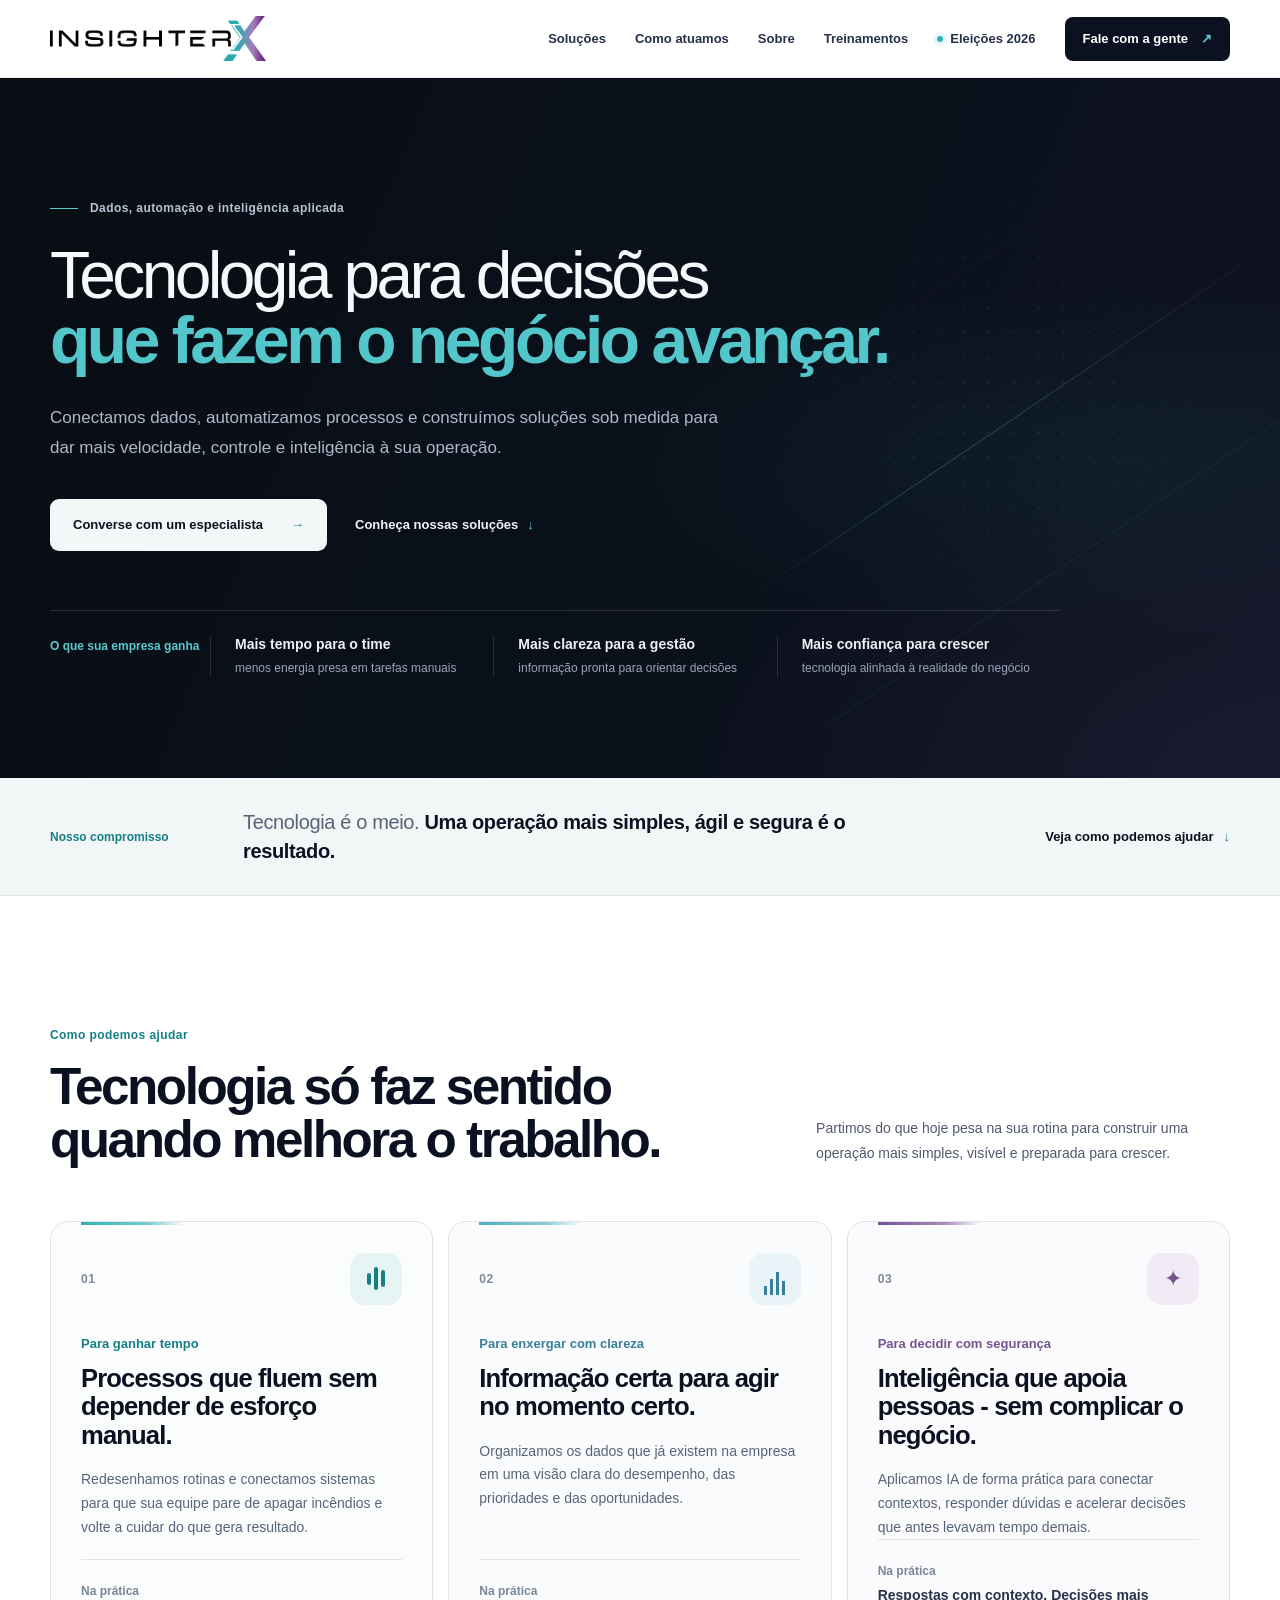
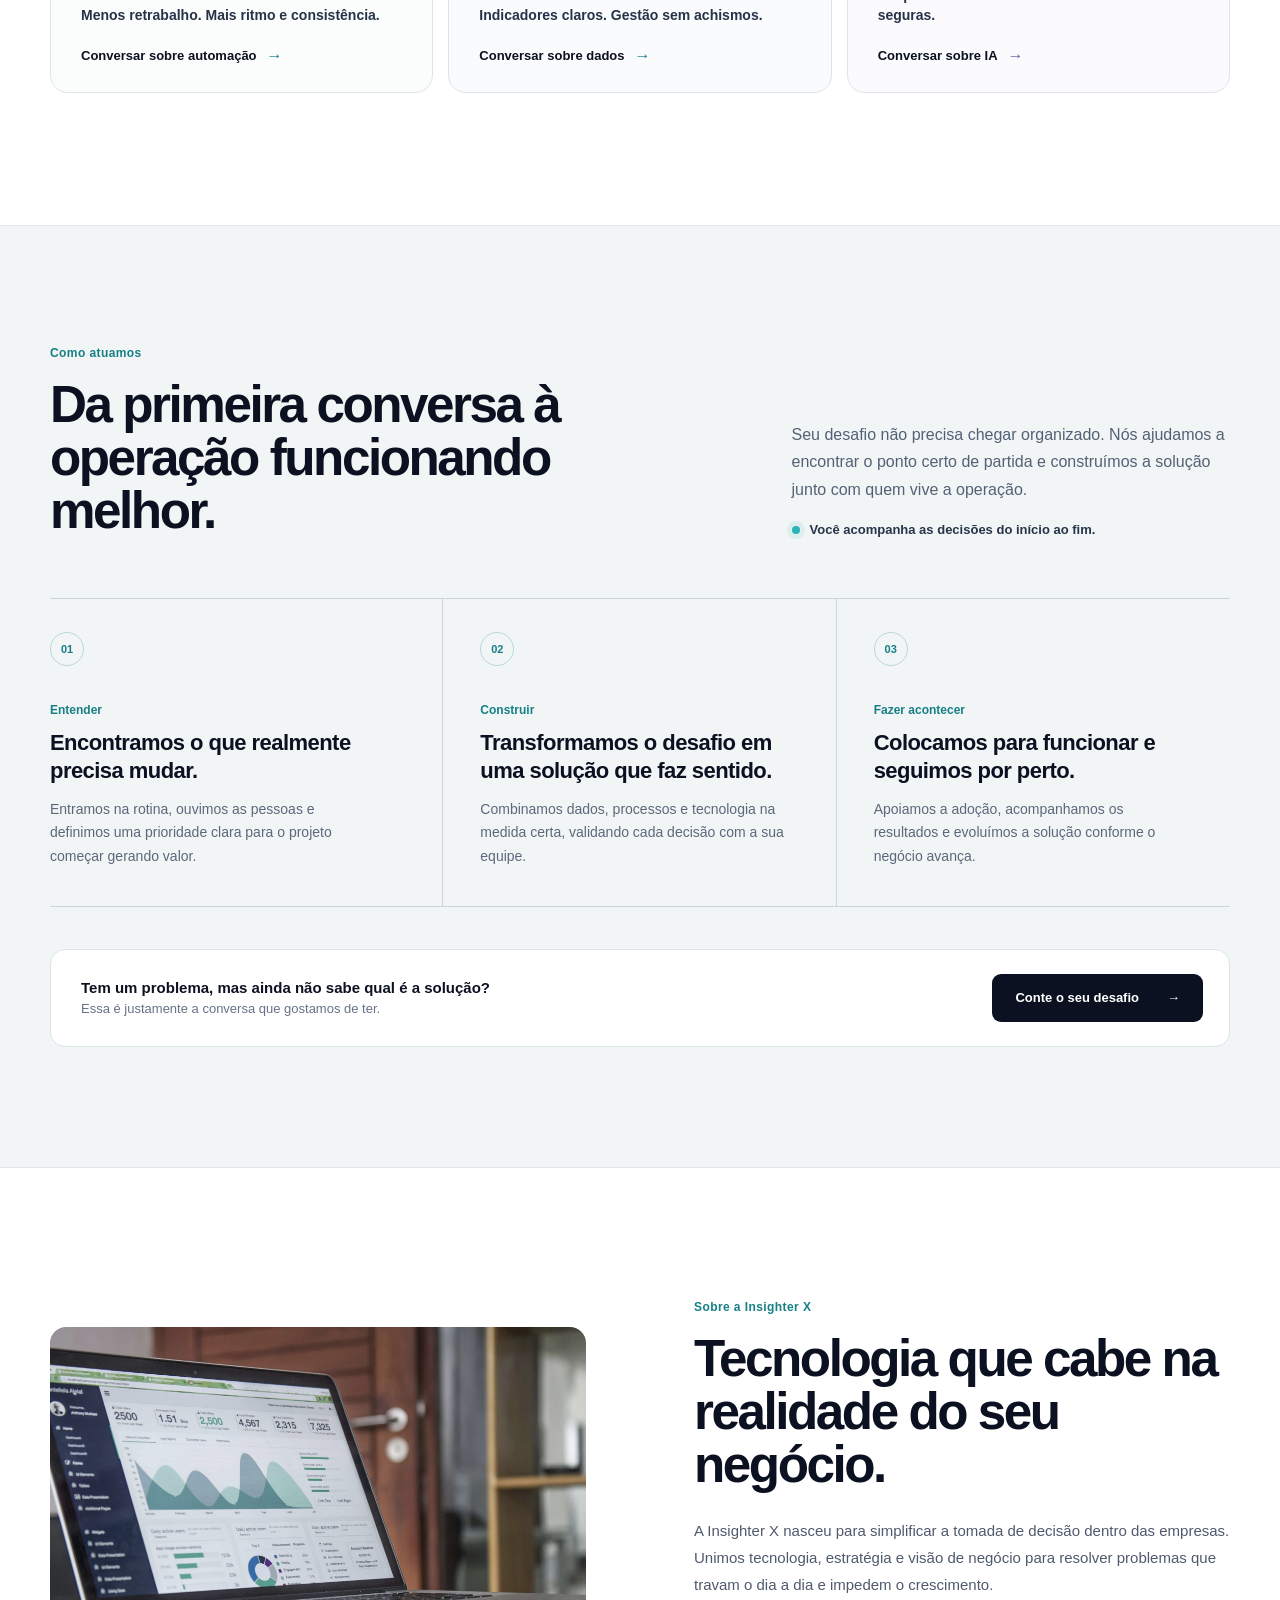
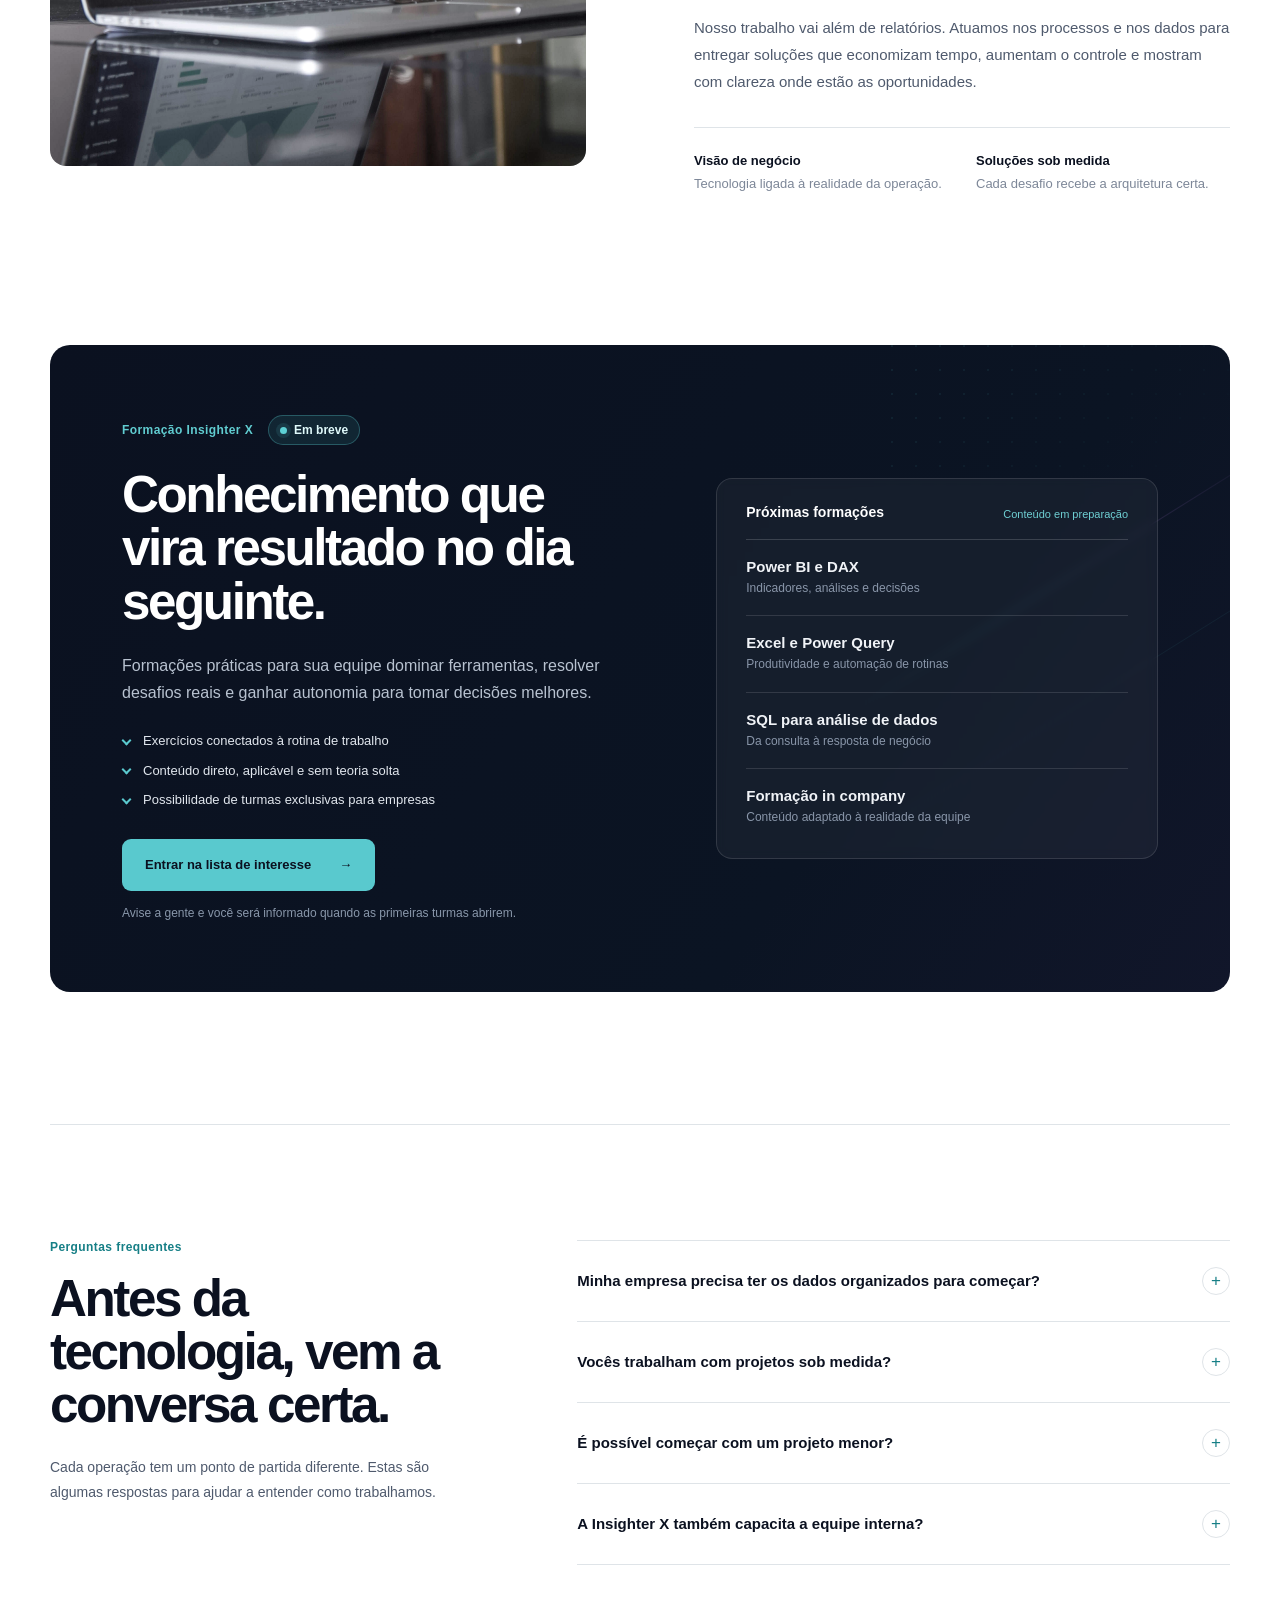
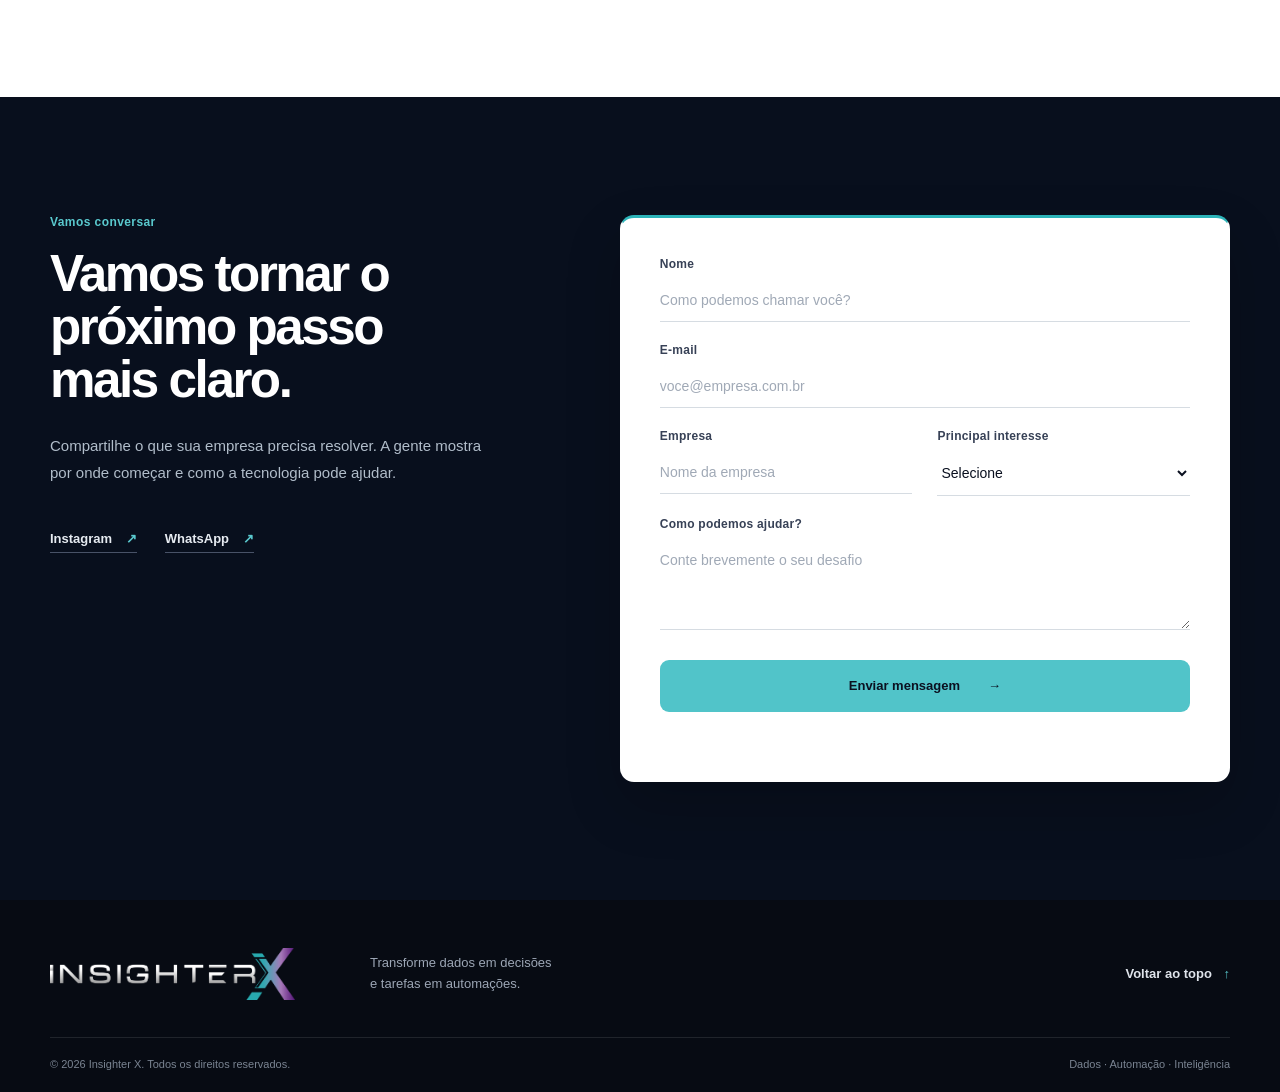
<file: index.html>
<!doctype html>
<html lang="pt-BR">
  <head>
    <meta charset="utf-8">
    <meta name="viewport" content="width=device-width, initial-scale=1">
    <meta name="description" content="A Insighter X transforma dados em decisões e tarefas em automações com engenharia de dados, inteligência artificial e dashboards.">
    <meta name="theme-color" content="#07133a">
    <meta name="robots" content="index, follow">
    <link rel="canonical" href="https://insighterx.com.br/">
    <meta property="og:type" content="website">
    <meta property="og:locale" content="pt_BR">
    <meta property="og:title" content="Insighter X - Dados, automação e inteligência artificial">
    <meta property="og:description" content="Tecnologia aplicada à operação para transformar dados dispersos em decisões claras, processos eficientes e crescimento.">
    <meta property="og:url" content="https://insighterx.com.br/">
    <meta property="og:image" content="https://insighterx.com.br/data-science.jpg">
    <meta name="twitter:card" content="summary_large_image">
    <title>Insighter X - Dados, automação e inteligência artificial</title>
    <link rel="icon" href="/simbolo.png" type="image/png">
    <link rel="apple-touch-icon" href="/simbolo.png">
    <link rel="stylesheet" href="assets/styles.css?v=20261007-1">
    <script src="assets/app.js?v=20261005-3" defer></script>
    <script type="application/ld+json">
      {
        "@context": "https://schema.org",
        "@type": "ProfessionalService",
        "name": "Insighter X",
        "url": "https://insighterx.com.br/",
        "description": "Soluções em engenharia de dados, automação, business intelligence e inteligência artificial.",
        "areaServed": "BR",
        "sameAs": ["https://www.instagram.com/insighterx/"]
      }
    </script>
  </head>
  <body>
    <a class="skip-link" href="#conteudo">Ir para o conteúdo</a>

    <header class="site-header" id="topo">
      <a class="brand" href="#topo" aria-label="Insighter X - início">
        <img src="assets/images/insighter-x-black.png" alt="Insighter X">
      </a>

      <button class="menu-button" type="button" aria-expanded="false" aria-controls="main-menu">
        <span></span><span></span><span></span>
        <span class="sr-only">Abrir menu</span>
      </button>

      <nav id="main-menu" aria-label="Navegação principal">
        <a href="#solucoes">Soluções</a>
        <a href="#metodo">Como atuamos</a>
        <a href="#sobre">Sobre</a>
        <a href="#treinamentos">Treinamentos</a>
        <a class="nav-election" href="/eleicoes-2026/">Eleições 2026</a>
        <a class="nav-cta" href="#contato">Fale com a gente <span>↗</span></a>
      </nav>
    </header>

    <main id="conteudo">
      <section class="hero">
        <div class="hero-grid" aria-hidden="true"></div>
        <div class="hero-copy">
          <div class="eyebrow"><span></span> Dados, automação e inteligência aplicada</div>
          <h1>Tecnologia para decisões <em>que fazem o negócio avançar.</em></h1>
          <p>Conectamos dados, automatizamos processos e construímos soluções sob medida para dar mais velocidade, controle e inteligência à sua operação.</p>
          <div class="hero-actions">
            <a class="button primary" href="#contato">Converse com um especialista <span>→</span></a>
            <a class="text-link" href="#solucoes">Conheça nossas soluções <span>↓</span></a>
          </div>
          <div class="hero-proof">
            <span class="hero-proof-title">O que sua empresa ganha</span>
            <div><strong>Mais tempo para o time</strong><span>menos energia presa em tarefas manuais</span></div>
            <div><strong>Mais clareza para a gestão</strong><span>informação pronta para orientar decisões</span></div>
            <div><strong>Mais confiança para crescer</strong><span>tecnologia alinhada à realidade do negócio</span></div>
          </div>
        </div>

      </section>

      <section class="trust-strip" aria-label="Compromisso Insighter X">
        <span class="trust-label">Nosso compromisso</span>
        <p>Tecnologia é o meio. <strong>Uma operação mais simples, ágil e segura é o resultado.</strong></p>
        <a href="#solucoes">Veja como podemos ajudar <span>↓</span></a>
      </section>

      <section class="section solutions" id="solucoes">
        <div class="section-heading reveal">
          <div><span class="section-index">Como podemos ajudar</span><h2>Tecnologia só faz sentido quando melhora o trabalho.</h2></div>
          <p>Partimos do que hoje pesa na sua rotina para construir uma operação mais simples, visível e preparada para crescer.</p>
        </div>

        <div class="solution-grid">
          <article class="solution-card featured reveal">
            <div class="solution-card-top"><span class="card-number">01</span><div class="solution-icon automation" aria-hidden="true"><i></i><i></i><i></i></div></div>
            <span class="solution-kicker">Para ganhar tempo</span>
            <h3>Processos que fluem sem depender de esforço manual.</h3>
            <p>Redesenhamos rotinas e conectamos sistemas para que sua equipe pare de apagar incêndios e volte a cuidar do que gera resultado.</p>
            <div class="solution-outcome"><span>Na prática</span><strong>Menos retrabalho. Mais ritmo e consistência.</strong></div>
            <a href="#contato">Conversar sobre automação <span>→</span></a>
          </article>
          <article class="solution-card reveal">
            <div class="solution-card-top"><span class="card-number">02</span><div class="solution-icon analytics" aria-hidden="true"><i></i><i></i><i></i><i></i></div></div>
            <span class="solution-kicker">Para enxergar com clareza</span>
            <h3>Informação certa para agir no momento certo.</h3>
            <p>Organizamos os dados que já existem na empresa em uma visão clara do desempenho, das prioridades e das oportunidades.</p>
            <div class="solution-outcome"><span>Na prática</span><strong>Indicadores claros. Gestão sem achismos.</strong></div>
            <a href="#contato">Conversar sobre dados <span>→</span></a>
          </article>
          <article class="solution-card reveal">
            <div class="solution-card-top"><span class="card-number">03</span><div class="solution-icon intelligence" aria-hidden="true">✦</div></div>
            <span class="solution-kicker">Para decidir com segurança</span>
            <h3>Inteligência que apoia pessoas - sem complicar o negócio.</h3>
            <p>Aplicamos IA de forma prática para conectar contextos, responder dúvidas e acelerar decisões que antes levavam tempo demais.</p>
            <div class="solution-outcome"><span>Na prática</span><strong>Respostas com contexto. Decisões mais seguras.</strong></div>
            <a href="#contato">Conversar sobre IA <span>→</span></a>
          </article>
        </div>
      </section>

      <section class="intelligence-band" id="metodo">
        <div class="method-heading">
          <div class="intelligence-copy reveal">
            <span class="section-index">Como atuamos</span>
            <h2>Da primeira conversa à operação funcionando melhor.</h2>
          </div>
          <div class="method-intro reveal">
            <p>Seu desafio não precisa chegar organizado. Nós ajudamos a encontrar o ponto certo de partida e construímos a solução junto com quem vive a operação.</p>
            <span><i></i> Você acompanha as decisões do início ao fim.</span>
          </div>
        </div>
        <ol class="method-list">
          <li class="reveal"><span class="method-number">01</span><div><span class="method-phase">Entender</span><strong>Encontramos o que realmente precisa mudar.</strong><p>Entramos na rotina, ouvimos as pessoas e definimos uma prioridade clara para o projeto começar gerando valor.</p></div></li>
          <li class="reveal"><span class="method-number">02</span><div><span class="method-phase">Construir</span><strong>Transformamos o desafio em uma solução que faz sentido.</strong><p>Combinamos dados, processos e tecnologia na medida certa, validando cada decisão com a sua equipe.</p></div></li>
          <li class="reveal"><span class="method-number">03</span><div><span class="method-phase">Fazer acontecer</span><strong>Colocamos para funcionar e seguimos por perto.</strong><p>Apoiamos a adoção, acompanhamos os resultados e evoluímos a solução conforme o negócio avança.</p></div></li>
        </ol>
        <div class="method-cta reveal"><p><strong>Tem um problema, mas ainda não sabe qual é a solução?</strong><span>Essa é justamente a conversa que gostamos de ter.</span></p><a class="button light-button" href="#contato">Conte o seu desafio <span>→</span></a></div>
      </section>

      <section class="section about" id="sobre">
        <div class="about-mark reveal" aria-hidden="true">
          <img class="about-photo" src="assets/images/data-science.jpg" alt="">
        </div>
        <div class="about-copy reveal">
          <span class="section-index">Sobre a Insighter X</span>
          <h2>Tecnologia que cabe na realidade do seu negócio.</h2>
          <p>A Insighter X nasceu para simplificar a tomada de decisão dentro das empresas. Unimos tecnologia, estratégia e visão de negócio para resolver problemas que travam o dia a dia e impedem o crescimento.</p>
          <p>Nosso trabalho vai além de relatórios. Atuamos nos processos e nos dados para entregar soluções que economizam tempo, aumentam o controle e mostram com clareza onde estão as oportunidades.</p>
          <div class="about-values"><div><strong>Visão de negócio</strong><span>Tecnologia ligada à realidade da operação.</span></div><div><strong>Soluções sob medida</strong><span>Cada desafio recebe a arquitetura certa.</span></div></div>
        </div>
      </section>

      <section class="section training" id="treinamentos">
        <div class="learning-panel reveal">
          <div class="learning-copy">
            <div class="learning-meta"><span class="section-index">Formação Insighter X</span><span class="coming-badge"><i></i> Em breve</span></div>
            <h2>Conhecimento que vira resultado no dia seguinte.</h2>
            <p>Formações práticas para sua equipe dominar ferramentas, resolver desafios reais e ganhar autonomia para tomar decisões melhores.</p>
            <ul class="learning-benefits"><li>Exercícios conectados à rotina de trabalho</li><li>Conteúdo direto, aplicável e sem teoria solta</li><li>Possibilidade de turmas exclusivas para empresas</li></ul>
            <a class="button training-button" href="#contato">Entrar na lista de interesse <span>→</span></a>
            <small>Avise a gente e você será informado quando as primeiras turmas abrirem.</small>
          </div>
          <div class="learning-topics" aria-label="Temas dos treinamentos">
            <div class="learning-topics-head"><span>Próximas formações</span><small>Conteúdo em preparação</small></div>
            <div class="learning-topic"><span>Power BI e DAX</span><small>Indicadores, análises e decisões</small></div>
            <div class="learning-topic"><span>Excel e Power Query</span><small>Produtividade e automação de rotinas</small></div>
            <div class="learning-topic"><span>SQL para análise de dados</span><small>Da consulta à resposta de negócio</small></div>
            <div class="learning-topic"><span>Formação in company</span><small>Conteúdo adaptado à realidade da equipe</small></div>
          </div>
        </div>
      </section>

      <section class="section faq" id="perguntas">
        <div class="faq-heading reveal">
          <span class="section-index">Perguntas frequentes</span>
          <h2>Antes da tecnologia, vem a conversa certa.</h2>
          <p>Cada operação tem um ponto de partida diferente. Estas são algumas respostas para ajudar a entender como trabalhamos.</p>
        </div>
        <div class="faq-list">
          <details class="reveal">
            <summary>Minha empresa precisa ter os dados organizados para começar?<span>+</span></summary>
            <p>Não. O diagnóstico existe justamente para mapear fontes, identificar lacunas e definir a estrutura necessária antes de construir dashboards, automações ou soluções de IA.</p>
          </details>
          <details class="reveal">
            <summary>Vocês trabalham com projetos sob medida?<span>+</span></summary>
            <p>Sim. Partimos do problema e da rotina da empresa para definir a combinação adequada de dados, integrações, automação e inteligência.</p>
          </details>
          <details class="reveal">
            <summary>É possível começar com um projeto menor?<span>+</span></summary>
            <p>Sim. Podemos validar uma necessidade prioritária em um escopo inicial e evoluir a solução em etapas, com entregas que já gerem aprendizado e valor.</p>
          </details>
          <details class="reveal">
            <summary>A Insighter X também capacita a equipe interna?<span>+</span></summary>
            <p>Sim. Além dos treinamentos, documentamos as soluções e transferimos conhecimento para que a equipe tenha autonomia no uso e na evolução do projeto.</p>
          </details>
        </div>
      </section>

      <section class="contact" id="contato">
        <div class="contact-copy reveal">
          <span class="section-index light">Vamos conversar</span>
          <h2>Vamos tornar o próximo passo mais claro.</h2>
          <p>Compartilhe o que sua empresa precisa resolver. A gente mostra por onde começar e como a tecnologia pode ajudar.</p>
          <div class="contact-links">
            <a href="https://www.instagram.com/insighterx/" target="_blank" rel="noopener">Instagram <span>↗</span></a>
            <a href="https://wa.me/5516994477434" target="_blank" rel="noopener">WhatsApp <span>↗</span></a>
          </div>
        </div>
        <form class="contact-form reveal" action="https://formspree.io/f/mzddzrye" method="post">
          <div class="field"><label for="name">Nome</label><input id="name" name="nome" type="text" placeholder="Como podemos chamar você?" required></div>
          <div class="field"><label for="email">E-mail</label><input id="email" name="email" type="email" placeholder="voce@empresa.com.br" required></div>
          <div class="form-row">
            <div class="field"><label for="company">Empresa</label><input id="company" name="empresa" type="text" placeholder="Nome da empresa"></div>
            <div class="field"><label for="interest">Principal interesse</label><select id="interest" name="interesse"><option value="">Selecione</option><option>Automação</option><option>Dados e Analytics</option><option>Inteligência Artificial</option><option>Treinamentos</option><option>Outro desafio</option></select></div>
          </div>
          <div class="field"><label for="message">Como podemos ajudar?</label><textarea id="message" name="mensagem" rows="4" placeholder="Conte brevemente o seu desafio" required></textarea></div>
          <button class="button primary submit" type="submit">Enviar mensagem <span>→</span></button>
          <p class="form-status" role="status" aria-live="polite"></p>
        </form>
      </section>
    </main>

    <footer>
      <div class="footer-main">
        <img src="assets/images/insighter-x-gray.png" alt="Insighter X">
        <p>Transforme dados em decisões<br>e tarefas em automações.</p>
        <a href="#topo">Voltar ao topo <span>↑</span></a>
      </div>
      <div class="footer-bottom"><span>© 2026 Insighter X. Todos os direitos reservados.</span><span>Dados · Automação · Inteligência</span></div>
    </footer>
  </body>
</html>
</file>
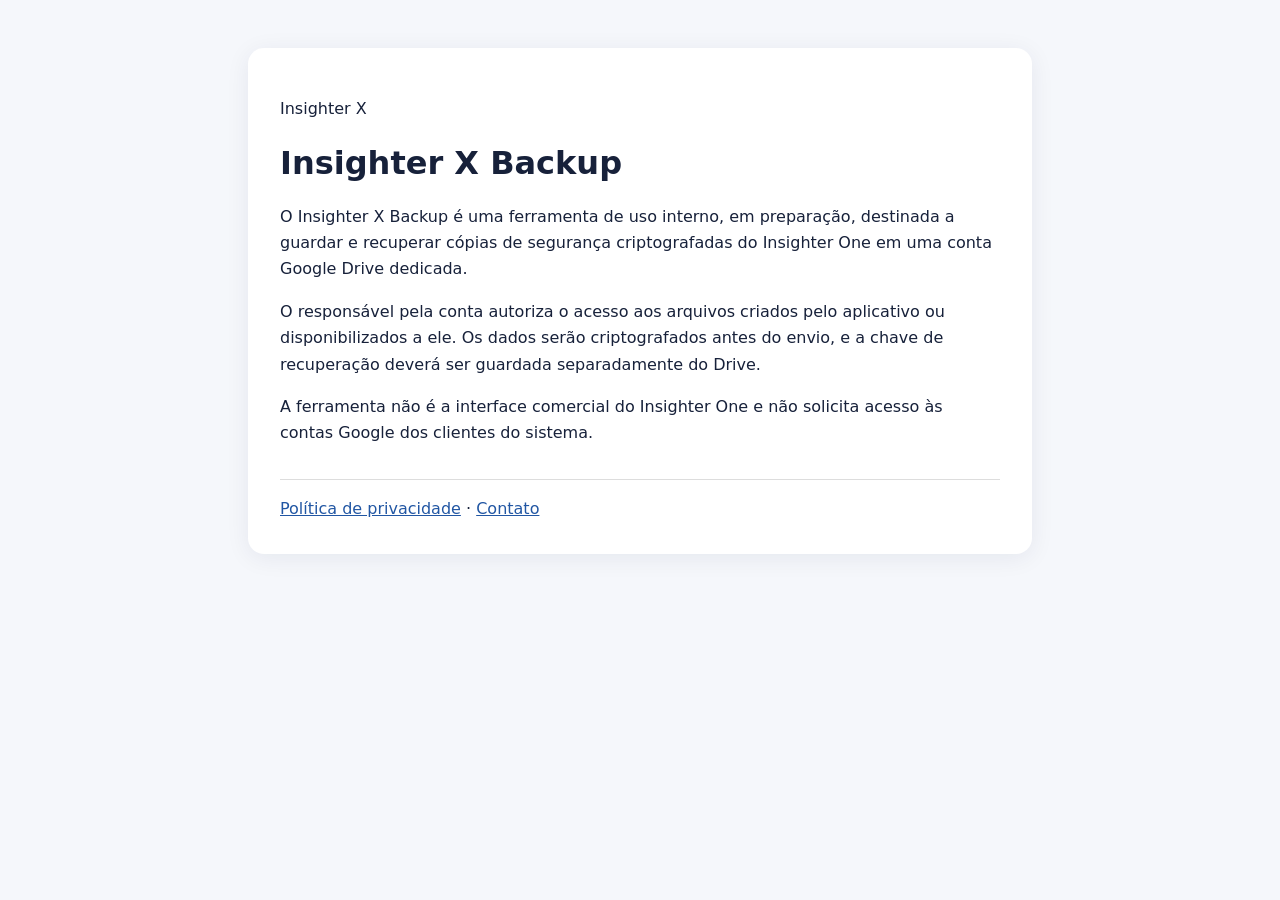
<file: backup/index.html>
<!doctype html>
<html lang="pt-BR">
<head>
  <meta charset="utf-8">
  <meta name="viewport" content="width=device-width, initial-scale=1">
  <title>Insighter X Backup</title>
  <style>
    body{font:16px/1.65 system-ui,sans-serif;color:#17213a;background:#f5f7fb;margin:0}main{max-width:720px;margin:48px auto;padding:32px;background:#fff;border-radius:16px;box-shadow:0 4px 24px #15234a12}h1{line-height:1.2}a{color:#2156a3}footer{border-top:1px solid #ddd;margin-top:32px;padding-top:16px}@media(max-width:600px){main{margin:12px;padding:22px}}
  </style>
</head>
<body>
<main>
  <p>Insighter X</p>
  <h1>Insighter X Backup</h1>
  <p>O Insighter X Backup é uma ferramenta de uso interno, em preparação, destinada a guardar e recuperar cópias de segurança criptografadas do Insighter One em uma conta Google Drive dedicada.</p>
  <p>O responsável pela conta autoriza o acesso aos arquivos criados pelo aplicativo ou disponibilizados a ele. Os dados serão criptografados antes do envio, e a chave de recuperação deverá ser guardada separadamente do Drive.</p>
  <p>A ferramenta não é a interface comercial do Insighter One e não solicita acesso às contas Google dos clientes do sistema.</p>
  <footer><a href="privacidade/">Política de privacidade</a> · <a href="https://insighterx.com.br/#contato">Contato</a></footer>
</main>
</body>
</html>
</file>
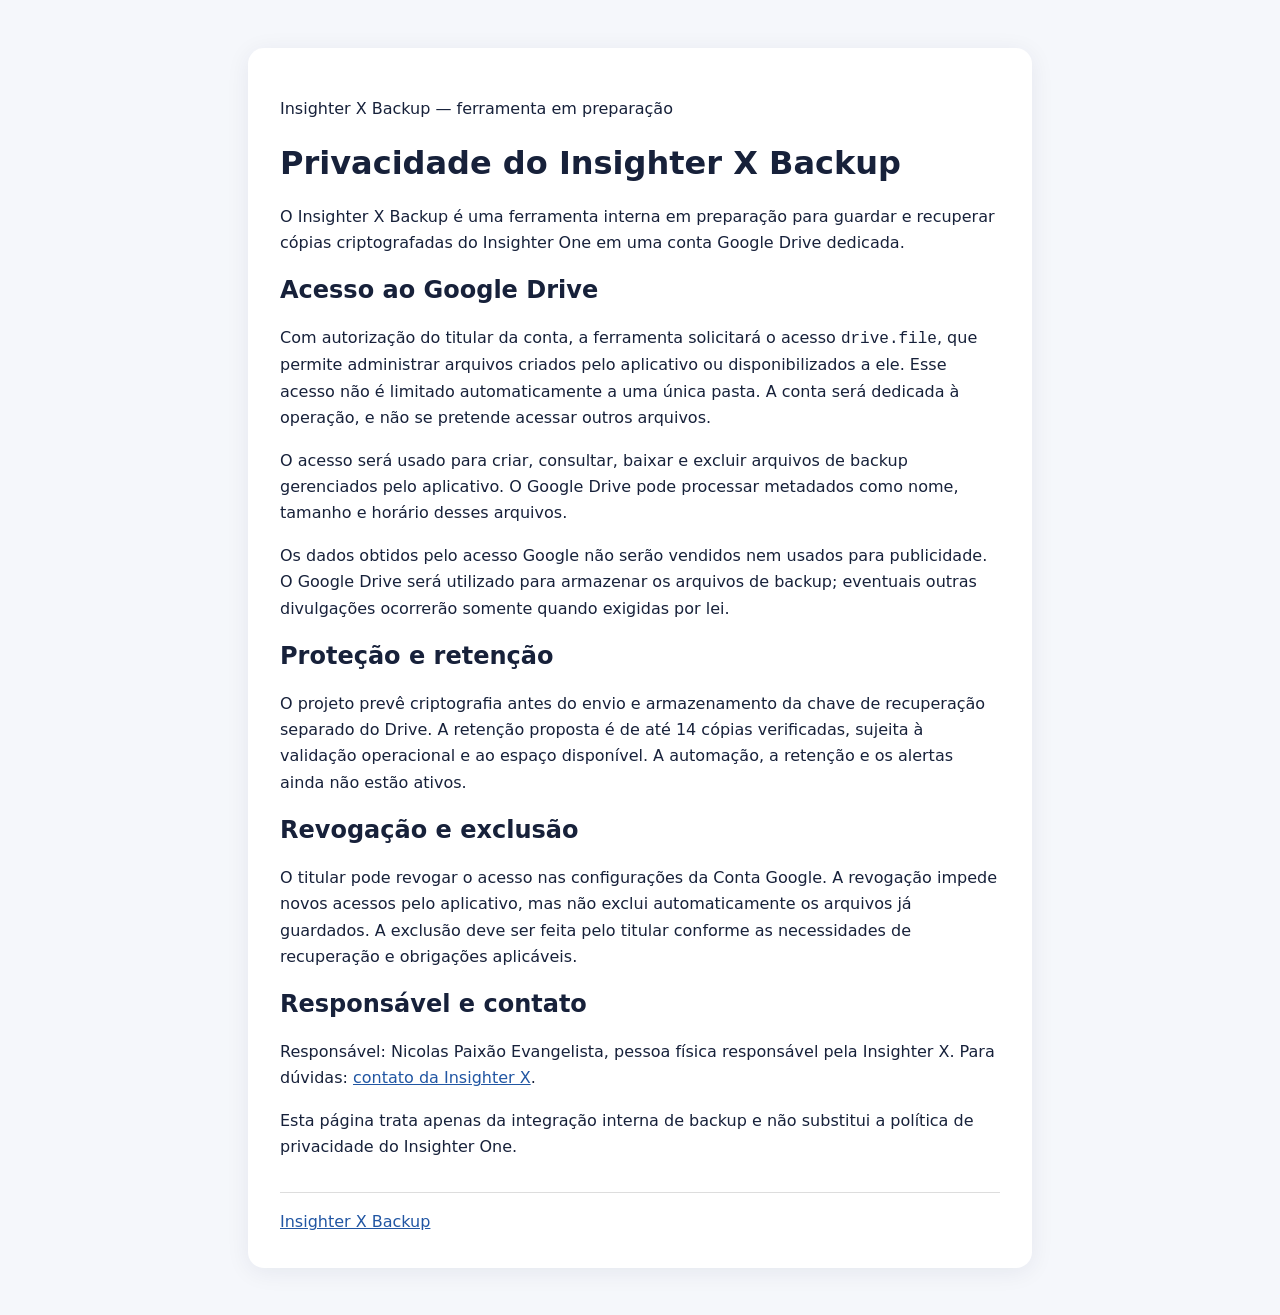
<file: backup/privacidade/index.html>
<!doctype html>
<html lang="pt-BR">
<head>
  <meta charset="utf-8">
  <meta name="viewport" content="width=device-width, initial-scale=1">
  <title>Privacidade — Insighter X Backup</title>
  <style>
    body{font:16px/1.65 system-ui,sans-serif;color:#17213a;background:#f5f7fb;margin:0}main{max-width:720px;margin:48px auto;padding:32px;background:#fff;border-radius:16px;box-shadow:0 4px 24px #15234a12}h1,h2{line-height:1.2}a{color:#2156a3}footer{border-top:1px solid #ddd;margin-top:32px;padding-top:16px}@media(max-width:600px){main{margin:12px;padding:22px}}
  </style>
</head>
<body>
<main>
  <p>Insighter X Backup — ferramenta em preparação</p>
  <h1>Privacidade do Insighter X Backup</h1>
  <p>O Insighter X Backup é uma ferramenta interna em preparação para guardar e recuperar cópias criptografadas do Insighter One em uma conta Google Drive dedicada.</p>
  <h2>Acesso ao Google Drive</h2>
  <p>Com autorização do titular da conta, a ferramenta solicitará o acesso <code>drive.file</code>, que permite administrar arquivos criados pelo aplicativo ou disponibilizados a ele. Esse acesso não é limitado automaticamente a uma única pasta. A conta será dedicada à operação, e não se pretende acessar outros arquivos.</p>
  <p>O acesso será usado para criar, consultar, baixar e excluir arquivos de backup gerenciados pelo aplicativo. O Google Drive pode processar metadados como nome, tamanho e horário desses arquivos.</p>
  <p>Os dados obtidos pelo acesso Google não serão vendidos nem usados para publicidade. O Google Drive será utilizado para armazenar os arquivos de backup; eventuais outras divulgações ocorrerão somente quando exigidas por lei.</p>
  <h2>Proteção e retenção</h2>
  <p>O projeto prevê criptografia antes do envio e armazenamento da chave de recuperação separado do Drive. A retenção proposta é de até 14 cópias verificadas, sujeita à validação operacional e ao espaço disponível. A automação, a retenção e os alertas ainda não estão ativos.</p>
  <h2>Revogação e exclusão</h2>
  <p>O titular pode revogar o acesso nas configurações da Conta Google. A revogação impede novos acessos pelo aplicativo, mas não exclui automaticamente os arquivos já guardados. A exclusão deve ser feita pelo titular conforme as necessidades de recuperação e obrigações aplicáveis.</p>
  <h2>Responsável e contato</h2>
  <p>Responsável: Nicolas Paixão Evangelista, pessoa física responsável pela Insighter X. Para dúvidas: <a href="https://insighterx.com.br/#contato">contato da Insighter X</a>.</p>
  <p>Esta página trata apenas da integração interna de backup e não substitui a política de privacidade do Insighter One.</p>
  <footer><a href="../">Insighter X Backup</a></footer>
</main>
</body>
</html>
</file>
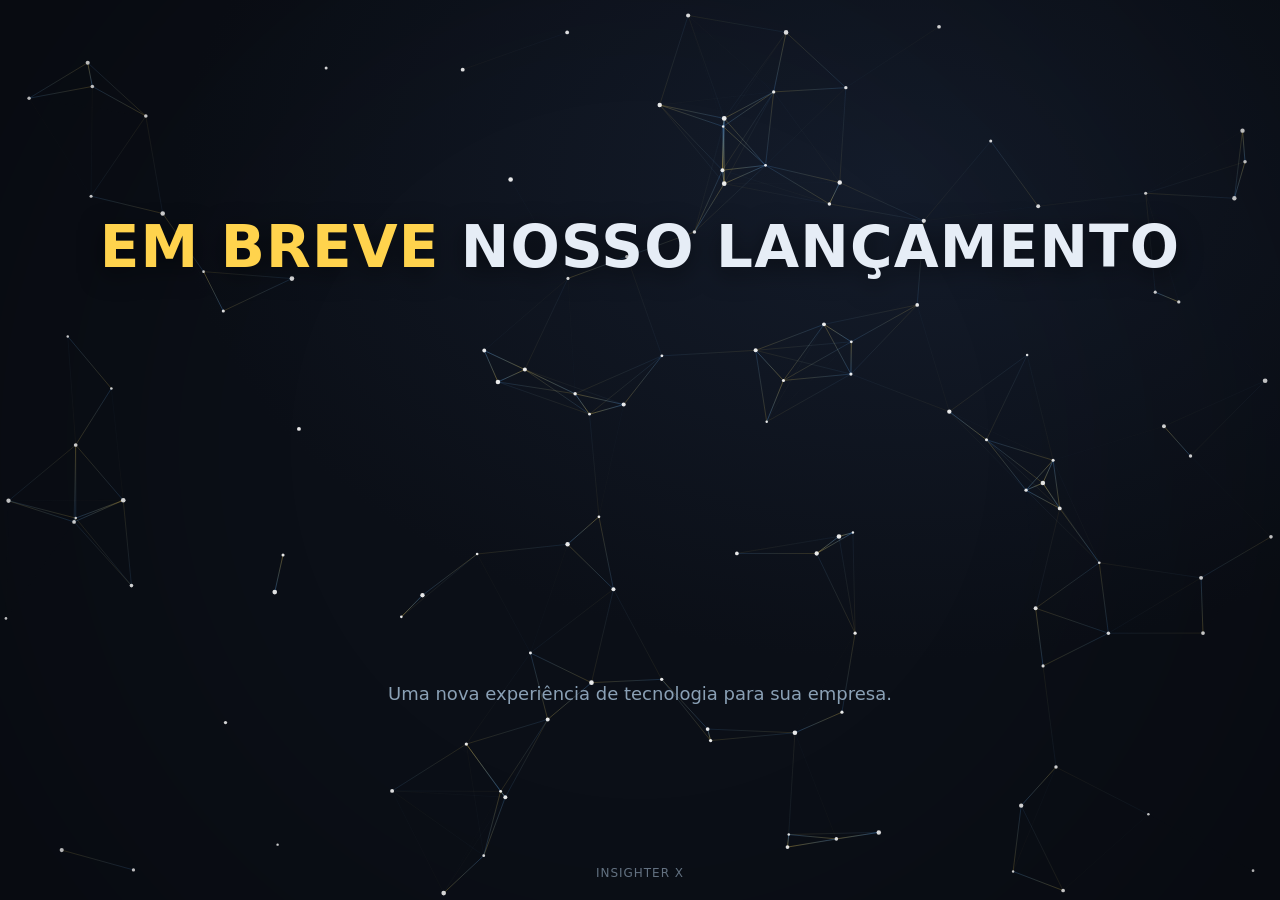
<file: embreve.html>
<!DOCTYPE html>
<html lang="pt-BR">
<head>
  <meta charset="utf-8" />
  <meta name="viewport" content="width=device-width, initial-scale=1" />
  <title>Insighter X — Em breve</title>
  <style>
    :root {
      --bg0: #0b0f17;
      --bg1: #0e1624;
      --primary: #ffd34d;
      --accent: #4da3ff;
      --muted: #8aa0b5;
    }

    html, body { height: 100%; margin: 0; }
    body {
      background: radial-gradient(1200px 800px at 70% 20%, #141c2b 0%, var(--bg0) 60%) no-repeat,
                  linear-gradient(180deg, var(--bg1), var(--bg0));
      color: #e6edf6;
      font-family: system-ui,-apple-system, Segoe UI, Roboto, Helvetica, Arial;
      overflow: hidden;
    }

    #net {
      position: fixed; inset: 0; width: 100vw; height: 100vh; display: block;
    }

    .hero {
      position: relative; z-index: 2; height: 100vh; display: grid; place-items: center;
      text-align: center; padding: 0 6vw;
    }
    .title {
      font-weight: 800; letter-spacing: .02em; line-height: 1.05;
      font-size: clamp(28px, 6vw, 58px);
      text-transform: uppercase;
      text-shadow: 0 6px 24px rgba(0,0,0,.55);
    }
    .title .accent { color: var(--primary); }
    .subtitle { margin-top: 10px; font-size: clamp(14px, 2.3vw, 18px); color: var(--muted); }

    .badge { position: fixed; bottom: 20px; left: 50%; transform: translateX(-50%);
      font-size: 12px; letter-spacing: .08em; text-transform: uppercase; color: #90a4b8; opacity: .7 }

    .vignette { position: fixed; inset: 0; pointer-events: none; background:
        radial-gradient(60vmax 60vmax at 50% 50%, rgba(0,0,0,0) 45%, rgba(0,0,0,.25) 100%);
      z-index: 1; }
  </style>
</head>
<body>
  <canvas id="net"></canvas>

  <div class="vignette"></div>

  <main class="hero" role="main">
    <h1 class="title">
      <span class="accent">Em breve</span> nosso lançamento
    </h1>
    <p class="subtitle">Uma nova experiência de tecnologia para sua empresa.</p>
  </main>

  <div class="badge">Insighter X</div>

  <script>
    const canvas = document.getElementById('net');
    const ctx = canvas.getContext('2d');

    let w, h, dpr, particles;
    const N = 120;
    const MAX_SPEED = 0.25;
    const LINK_DIST = 120;

    function resize() {
      dpr = Math.min(window.devicePixelRatio || 1, 2);
      w = canvas.width = Math.floor(innerWidth * dpr);
      h = canvas.height = Math.floor(innerHeight * dpr);
      canvas.style.width = innerWidth + 'px';
      canvas.style.height = innerHeight + 'px';
    }

    function rand(a, b){ return a + Math.random() * (b - a); }

    function init() {
      resize();
      particles = new Array(N).fill().map(() => ({
        x: rand(0, w),
        y: rand(0, h),
        vx: rand(-MAX_SPEED, MAX_SPEED),
        vy: rand(-MAX_SPEED, MAX_SPEED),
        r: rand(1.2, 2.4)
      }));
      loop();
    }

    function step(p) {
      p.x += p.vx; p.y += p.vy;
      if (p.x < 0 || p.x > w) p.vx *= -1;
      if (p.y < 0 || p.y > h) p.vy *= -1;
    }

    function draw() {
      ctx.clearRect(0,0,w,h);
      for (let i=0;i<N;i++){
        for (let j=i+1;j<N;j++){
          const a = particles[i], b = particles[j];
          const dx = a.x - b.x, dy = a.y - b.y;
          const dist = Math.hypot(dx,dy);
          if (dist < LINK_DIST * dpr) {
            const t = 1 - dist / (LINK_DIST * dpr);
            ctx.globalAlpha = t * 0.55;
            const grad = ctx.createLinearGradient(a.x, a.y, b.x, b.y);
            grad.addColorStop(0, 'rgba(77,163,255,.85)');
            grad.addColorStop(1, 'rgba(255,211,77,.85)');
            ctx.strokeStyle = grad;
            ctx.lineWidth = 1 * dpr;
            ctx.beginPath();
            ctx.moveTo(a.x, a.y);
            ctx.lineTo(b.x, b.y);
            ctx.stroke();
          }
        }
      }
      ctx.globalAlpha = 1;
      for (const p of particles){
        ctx.fillStyle = 'rgba(255,255,255,.9)';
        ctx.beginPath();
        ctx.arc(p.x, p.y, p.r * dpr, 0, Math.PI*2);
        ctx.fill();
      }
    }

    function loop(){
      for (const p of particles) step(p);
      draw();
      requestAnimationFrame(loop);
    }

    addEventListener('resize', resize);
    init();
  </script>
</body>
</html>
</file>
<file: assets/styles.css>
:root {
  --ink: #0b1120;
  --ink-soft: #151e30;
  --text: #4f5a6d;
  --muted: #7d8798;
  --line: #dfe4e8;
  --paper: #ffffff;
  --mist: #f2f5f5;
  --teal: #2cb3b8;
  --teal-dark: #167f86;
  --violet: #6e5599;
  --max: 1180px;
  --sans: "Segoe UI Variable", "Aptos", "Segoe UI", Arial, sans-serif;
  --serif: Georgia, "Times New Roman", serif;
}

*, *::before, *::after { box-sizing: border-box; }
html { scroll-behavior: smooth; }
body { margin: 0; color: var(--ink); background: var(--paper); font-family: var(--sans); -webkit-font-smoothing: antialiased; }
button, input, textarea, select { font: inherit; }
button, a { -webkit-tap-highlight-color: transparent; }
a { color: inherit; }
img { display: block; max-width: 100%; }
::selection { color: #fff; background: var(--teal-dark); }
:focus-visible { outline: 2px solid var(--teal); outline-offset: 4px; }
.sr-only { position: absolute; width: 1px; height: 1px; overflow: hidden; clip: rect(0, 0, 0, 0); }
.skip-link { position: fixed; z-index: 9999; top: 12px; left: 12px; padding: 10px 14px; color: var(--ink); background: #fff; transform: translateY(-160%); }
.skip-link:focus { transform: translateY(0); }

.site-header {
  position: sticky;
  z-index: 1000;
  top: 0;
  height: 78px;
  padding: 0 max(28px, calc((100vw - var(--max)) / 2));
  display: flex;
  align-items: center;
  justify-content: space-between;
  border-bottom: 1px solid rgba(11, 17, 32, .08);
  background: rgba(255, 255, 255, .94);
  backdrop-filter: blur(16px);
}
.brand { width: 216px; display: flex; align-items: center; }
.brand img { width: 100%; height: auto; }
nav { display: flex; align-items: center; gap: 29px; }
nav a { position: relative; color: #263149; font-size: 13px; font-weight: 620; text-decoration: none; }
nav a:not(.nav-cta)::after { position: absolute; right: 0; bottom: -9px; left: 0; height: 1px; content: ""; background: var(--teal); transform: scaleX(0); transform-origin: right; transition: transform .25s ease; }
nav a:not(.nav-cta):hover::after { transform: scaleX(1); transform-origin: left; }
.nav-election { display: inline-flex; align-items: center; gap: 7px; }
.nav-election::before { width: 6px; height: 6px; content: ""; border-radius: 50%; background: var(--teal); box-shadow: 0 0 0 4px rgba(44, 179, 184, .11); }
.nav-cta { min-height: 44px; padding: 0 18px; display: inline-flex; align-items: center; gap: 13px; color: #fff; background: var(--ink); border-radius: 8px; transition: background .2s ease, transform .2s ease; }
.nav-cta:hover { background: #202a3c; transform: translateY(-1px); }
.nav-cta span { color: #57d0d4; }
.menu-button { display: none; width: 44px; height: 44px; padding: 10px; border: 0; background: transparent; }
.menu-button > span:not(.sr-only) { display: block; height: 1px; margin: 6px 0; background: var(--ink); }

.hero {
  position: relative;
  isolation: isolate;
  min-height: 700px;
  padding: 110px max(28px, calc((100vw - var(--max)) / 2)) 88px;
  display: flex;
  align-items: center;
  overflow: hidden;
  background: radial-gradient(ellipse at 88% 55%, rgba(44, 179, 184, .075), transparent 33%), radial-gradient(ellipse at 100% 100%, rgba(110, 85, 153, .12), transparent 32%), linear-gradient(112deg, #090d14 0%, #0a111b 58%, #101322 100%);
}
.hero::before { position: absolute; z-index: -1; width: 440px; height: 440px; top: 92px; right: 5%; content: ""; opacity: .42; background-image: radial-gradient(circle, rgba(80, 199, 204, .26) 1px, transparent 1.4px); background-size: 25px 25px; mask-image: radial-gradient(circle, #000 0%, rgba(0,0,0,.68) 42%, transparent 74%); }
.hero::after { position: absolute; z-index: -1; width: 690px; height: 1px; top: 47%; right: -95px; content: ""; background: linear-gradient(90deg, transparent, rgba(70, 193, 199, .3), rgba(115, 83, 154, .28), transparent); box-shadow: 0 150px 0 rgba(87, 208, 212, .07), 0 -150px 0 rgba(110, 85, 153, .07); transform: rotate(-34deg); transform-origin: center; }
.hero-grid { display: none; }
.hero-copy { width: min(100%, 1010px); }
.eyebrow, .section-index { color: var(--teal-dark); font-size: 12px; font-weight: 700; letter-spacing: .035em; }
.eyebrow { margin-bottom: 28px; display: flex; align-items: center; gap: 12px; color: #b7c4d4; }
.eyebrow span { width: 28px; height: 1px; background: #51ccd0; }
.hero h1 { max-width: 1010px; margin: 0; color: #f6f8fb; font-size: clamp(56px, 5.15vw, 76px); font-weight: 540; letter-spacing: -.055em; line-height: .98; }
.hero h1 em { display: block; color: #53c6cb; font-family: var(--sans); font-weight: 620; font-style: normal; letter-spacing: -.052em; }
.hero-copy > p { max-width: 690px; margin: 31px 0 36px; color: #aebaca; font-size: 17px; line-height: 1.75; }
.hero-actions { display: flex; align-items: center; gap: 28px; }
.button { min-height: 52px; padding: 0 22px; display: inline-flex; align-items: center; justify-content: center; gap: 28px; border: 1px solid transparent; border-radius: 9px; font-size: 13px; font-weight: 700; text-decoration: none; cursor: pointer; transition: color .2s, background .2s, border-color .2s, transform .2s, box-shadow .2s; }
.button:hover { transform: translateY(-2px); }
.button.primary { color: #fff; background: var(--ink); }
.hero .button.primary { color: var(--ink); background: #f4f7f8; }
.hero .button.primary span { color: var(--teal-dark); }
.hero .button.primary:hover { background: #fff; }
.text-link { display: inline-flex; align-items: center; gap: 9px; color: var(--ink); font-size: 13px; font-weight: 680; text-decoration: none; }
.text-link span { color: var(--teal-dark); transition: transform .2s; }
.text-link:hover span { transform: translateX(3px); }
.hero .text-link { color: #eef3f7; }
.hero .text-link span { color: #55ccd0; }
.hero-proof { max-width: 1010px; margin-top: 59px; padding-top: 25px; display: grid; grid-template-columns: 160px repeat(3, 1fr); align-items: start; border-top: 1px solid rgba(255, 255, 255, .13); }
.hero-proof-title { padding-top: 2px; color: #58c9ce; font-size: 12px; font-weight: 700; line-height: 1.45; }
.hero-proof div { padding: 0 24px; border-left: 1px solid rgba(255, 255, 255, .12); }
.hero-proof strong, .hero-proof span { display: block; }
.hero-proof strong { margin-bottom: 7px; color: #eef2f7; font-size: 14px; font-weight: 670; }
.hero-proof div span { color: #98a6b7; font-size: 12px; line-height: 1.5; }

.trust-strip { min-height: 118px; padding: 26px max(28px, calc((100vw - var(--max)) / 2)); display: grid; grid-template-columns: 155px minmax(0, 1fr) auto; align-items: center; gap: 38px; color: var(--ink); background: #f2f6f6; border-bottom: 1px solid #dde5e5; }
.trust-label { color: var(--teal-dark); font-size: 12px; font-weight: 700; }
.trust-strip p { max-width: 690px; margin: 0; color: #576477; font-size: 20px; letter-spacing: -.018em; line-height: 1.45; }
.trust-strip p strong { color: var(--ink); font-weight: 630; }
.trust-strip a { display: inline-flex; align-items: center; gap: 10px; color: var(--ink); font-size: 13px; font-weight: 700; text-decoration: none; }
.trust-strip a span { color: var(--teal-dark); transition: transform .2s ease; }
.trust-strip a:hover span { transform: translateY(3px); }

.section { width: min(calc(100% - 56px), var(--max)); margin: 0 auto; padding: 132px 0; }
.section-heading { margin-bottom: 54px; display: grid; grid-template-columns: 1.15fr .72fr; align-items: end; gap: 105px; }
.section-index { display: block; margin-bottom: 18px; }
.section h2, .intelligence-band h2, .contact h2 { margin: 0; color: var(--ink); font-size: clamp(38px, 4vw, 56px); font-weight: 560; letter-spacing: -.048em; line-height: 1.04; }
.section-heading p { margin: 0; color: var(--text); font-size: 14px; line-height: 1.8; }

.solution-grid { display: grid; grid-template-columns: repeat(3, 1fr); gap: 15px; }
.solution-card { position: relative; min-height: 422px; padding: 31px 30px 28px; display: flex; flex-direction: column; overflow: hidden; background: #fbfcfc; border: 1px solid var(--line); border-radius: 18px; transition: border-color .25s, background .25s, box-shadow .25s, transform .25s; }
.solution-card::before { position: absolute; top: 0; right: 30px; left: 30px; height: 3px; content: ""; background: linear-gradient(90deg, var(--teal), #76ced0 65%, transparent); transform: scaleX(.32); transform-origin: left; transition: transform .35s ease; }
.solution-card:nth-child(2) { background: #fafbfc; }
.solution-card:nth-child(2)::before { background: linear-gradient(90deg, #4faec2, #8dcbd5 65%, transparent); }
.solution-card:nth-child(3) { background: #fbfafc; }
.solution-card:nth-child(3)::before { background: linear-gradient(90deg, var(--violet), #a98bbd 65%, transparent); }
.solution-card:hover { background: #fff; border-color: #c9d9db; box-shadow: 0 16px 32px rgba(20, 36, 57, .08); transform: translateY(-5px); }
.solution-card:hover::before { transform: scaleX(1); }
.solution-card-top { display: flex; align-items: center; justify-content: space-between; margin-bottom: 31px; }
.card-number { color: #7d8b99; font-size: 12px; font-weight: 700; letter-spacing: .05em; }
.solution-icon { width: 52px; height: 52px; margin: 0; display: flex; align-items: center; justify-content: center; color: var(--teal-dark); background: #e7f4f4; border-radius: 15px; transition: color .25s, background .25s, transform .25s; }
.solution-card:nth-child(2) .solution-icon { color: #397f99; background: #eaf4f8; }
.solution-card:nth-child(3) .solution-icon { color: #73558f; background: #f0ebf5; }
.solution-card:hover .solution-icon { color: #fff; background: var(--teal-dark); transform: rotate(-4deg) scale(1.05); }
.solution-card:nth-child(2):hover .solution-icon { background: #397f99; }
.solution-card:nth-child(3):hover .solution-icon { background: var(--violet); }
.solution-icon.automation { gap: 3px; }
.solution-icon.automation i { width: 4px; border-radius: 2px; background: currentColor; }
.solution-icon.automation i:nth-child(1) { height: 12px; }
.solution-icon.automation i:nth-child(2) { height: 23px; }
.solution-icon.automation i:nth-child(3) { height: 17px; }
.solution-icon.analytics { align-items: end; gap: 3px; padding-bottom: 10px; }
.solution-icon.analytics i { width: 3px; background: currentColor; }
.solution-icon.analytics i:nth-child(1) { height: 9px; }
.solution-icon.analytics i:nth-child(2) { height: 16px; }
.solution-icon.analytics i:nth-child(3) { height: 23px; }
.solution-icon.analytics i:nth-child(4) { height: 14px; }
.solution-icon.intelligence { font-family: var(--serif); font-size: 22px; }
.solution-kicker { color: var(--teal-dark); font-size: 13px; font-weight: 700; }
.solution-card:nth-child(2) .solution-kicker { color: #397f99; }
.solution-card:nth-child(3) .solution-kicker { color: #73558f; }
.solution-card h3 { margin: 13px 0 0; color: var(--ink); font-size: clamp(22px, 2vw, 27px); font-weight: 570; letter-spacing: -.034em; line-height: 1.12; }
.solution-card p { margin: 19px 0 0; color: #57657a; font-size: 14px; line-height: 1.68; }
.solution-outcome { margin-top: auto; padding-top: 24px; border-top: 1px solid #e1e7e9; }
.solution-outcome span, .solution-outcome strong { display: block; }
.solution-outcome span { margin-bottom: 7px; color: #7a8797; font-size: 12px; font-weight: 650; }
.solution-outcome strong { color: #263248; font-size: 14px; font-weight: 650; line-height: 1.45; }
.solution-card a { margin-top: 22px; display: inline-flex; align-items: center; gap: 10px; color: var(--ink); font-size: 13px; font-weight: 700; text-decoration: none; }
.solution-card a span { color: var(--teal-dark); font-size: 16px; line-height: 1; transition: transform .2s ease; }
.solution-card:nth-child(3) a span { color: var(--violet); }
.solution-card a:hover span { transform: translateX(4px); }

.intelligence-band { padding: 120px max(28px, calc((100vw - var(--max)) / 2)); background: var(--mist); border-top: 1px solid #e0e5e5; border-bottom: 1px solid #e0e5e5; }
.method-heading { margin-bottom: 61px; display: grid; grid-template-columns: 1.12fr .78fr; align-items: end; gap: 112px; }
.intelligence-copy h2 { max-width: 690px; }
.method-intro p { margin: 0; color: #536176; font-size: 16px; line-height: 1.72; }
.method-intro > span { margin-top: 19px; display: flex; align-items: center; gap: 10px; color: #27344a; font-size: 13px; font-weight: 650; }
.method-intro > span i { width: 8px; height: 8px; background: var(--teal); border-radius: 50%; box-shadow: 0 0 0 5px rgba(44, 179, 184, .11); }
.light-button { color: #fff; background: var(--ink); }
.light-button:hover { background: #222c3d; }
.method-list { margin: 0; padding: 0; display: grid; grid-template-columns: repeat(3, 1fr); list-style: none; border-top: 1px solid #ccd6d9; border-bottom: 1px solid #ccd6d9; }
.method-list li { min-height: 305px; padding: 33px 37px 38px; border-right: 1px solid #ccd6d9; }
.method-list li:first-child { padding-left: 0; }
.method-list li:last-child { padding-right: 0; border-right: 0; }
.method-number { display: grid; width: 34px; height: 34px; margin-bottom: 37px; place-items: center; color: var(--teal-dark); border: 1px solid #b9d8d9; border-radius: 50%; font-size: 11px; font-weight: 750; }
.method-phase { display: block; margin-bottom: 12px; color: var(--teal-dark); font-size: 12px; font-weight: 700; }
.method-list strong { display: block; max-width: 310px; color: var(--ink); font-size: 22px; font-weight: 620; letter-spacing: -.025em; line-height: 1.25; }
.method-list p { max-width: 315px; margin: 14px 0 0; color: #5b687b; font-size: 14px; line-height: 1.65; }
.method-cta { margin-top: 42px; padding: 24px 26px 24px 30px; display: flex; align-items: center; justify-content: space-between; gap: 40px; background: #fff; border: 1px solid #dce4e5; border-radius: 15px; }
.method-cta p { margin: 0; }
.method-cta strong, .method-cta p span { display: block; }
.method-cta strong { margin-bottom: 5px; color: var(--ink); font-size: 15px; }
.method-cta p span { color: #667286; font-size: 13px; }
.method-cta .button { min-height: 48px; flex: 0 0 auto; }

.about { display: grid; grid-template-columns: 1fr 1fr; align-items: center; gap: 108px; }
.about-mark { position: relative; aspect-ratio: 1 / .82; border-radius: 16px; overflow: hidden; }
.about-mark::before { position: absolute; z-index: -1; top: 22px; right: -22px; bottom: -22px; left: 22px; content: ""; border: 1px solid #cad8da; border-radius: 16px; background: #edf3f3; }
.about-photo { position: absolute; inset: 0; width: 100%; height: 100%; object-fit: cover; filter: saturate(.76) contrast(1.03); }
.about-copy h2 { margin-bottom: 27px; }
.about-copy > p { margin: 17px 0; color: var(--text); font-size: 15px; line-height: 1.78; }
.about-values { margin-top: 31px; padding-top: 25px; display: grid; grid-template-columns: 1fr 1fr; gap: 28px; border-top: 1px solid var(--line); }
.about-values strong, .about-values span { display: block; }
.about-values strong { margin-bottom: 6px; color: var(--ink); font-size: 13px; }
.about-values span { color: var(--muted); font-size: 13px; line-height: 1.5; }

.training { padding-top: 20px; }
.learning-panel { position: relative; padding: 70px 72px; display: grid; grid-template-columns: 1.07fr .93fr; align-items: center; gap: 86px; overflow: hidden; color: #fff; border-radius: 20px; background: linear-gradient(125deg, #0b1120 0%, #0b1423 68%, #11162a 100%); }
.learning-panel::before { position: absolute; width: 390px; height: 300px; top: -35px; right: -40px; content: ""; opacity: .45; background-image: radial-gradient(circle, rgba(80, 199, 204, .24) 1px, transparent 1.4px); background-size: 24px 24px; mask-image: linear-gradient(135deg, #000, transparent 74%); }
.learning-panel::after { position: absolute; width: 530px; height: 1px; top: 36%; right: -100px; content: ""; background: linear-gradient(90deg, transparent, rgba(70, 193, 199, .25), rgba(115, 83, 154, .25), transparent); box-shadow: 0 115px 0 rgba(87, 208, 212, .07); transform: rotate(-32deg); }
.learning-copy { position: relative; z-index: 1; }
.learning-meta { margin-bottom: 23px; display: flex; align-items: center; gap: 15px; }
.learning-meta .section-index { margin: 0; }
.coming-badge { padding: 7px 11px; display: inline-flex; align-items: center; gap: 7px; color: #dff9fa; background: rgba(77, 198, 203, .11); border: 1px solid rgba(89, 201, 206, .32); border-radius: 999px; font-size: 12px; font-weight: 700; }
.coming-badge i { width: 7px; height: 7px; background: #5dd0d4; border-radius: 50%; box-shadow: 0 0 0 4px rgba(93, 208, 212, .11); }
.learning-panel .section-index { color: #61cdd1; }
.learning-panel h2 { max-width: 610px; color: #fff; }
.learning-copy > p { max-width: 610px; margin: 24px 0 25px; color: #b8c2d0; font-size: 16px; line-height: 1.7; }
.learning-benefits { margin: 0 0 29px; padding: 0; list-style: none; }
.learning-benefits li { position: relative; margin: 10px 0; padding-left: 21px; color: #e1e6ed; font-size: 13px; line-height: 1.5; }
.learning-benefits li::before { position: absolute; top: .42em; left: 1px; width: 7px; height: 7px; content: ""; border: 2px solid #5ac9ce; border-top: 0; border-left: 0; transform: rotate(45deg); }
.training-button { color: var(--ink); background: #59c9ce; }
.training-button:hover { background: #6ed2d6; }
.learning-copy > small { max-width: 475px; margin-top: 13px; display: block; color: #8997aa; font-size: 12px; line-height: 1.5; }
.learning-topics { position: relative; z-index: 1; padding: 25px 29px 13px; background: rgba(255, 255, 255, .045); border: 1px solid rgba(255, 255, 255, .12); border-radius: 16px; backdrop-filter: blur(5px); }
.learning-topics-head { padding-bottom: 19px; display: flex; align-items: end; justify-content: space-between; gap: 20px; border-bottom: 1px solid rgba(255, 255, 255, .16); }
.learning-topics-head span { color: #fff; font-size: 14px; font-weight: 700; }
.learning-topics-head small { color: #6fd0d4; font-size: 11px; }
.learning-topic { padding: 18px 0; border-bottom: 1px solid rgba(255, 255, 255, .12); }
.learning-topic:last-child { border-bottom: 0; }
.learning-topic span, .learning-topic small { display: block; }
.learning-topic span { color: #f0f3f7; font-size: 15px; font-weight: 650; }
.learning-topic small { margin-top: 5px; color: #8996a9; font-size: 12px; line-height: 1.45; }

.faq { padding-top: 115px; display: grid; grid-template-columns: .78fr 1.22fr; gap: 110px; border-top: 1px solid var(--line); }
.faq-heading h2 { max-width: 470px; }
.faq-heading p { max-width: 455px; margin: 24px 0 0; color: var(--text); font-size: 14px; line-height: 1.75; }
.faq-list { border-top: 1px solid var(--line); }
.faq-list details { border-bottom: 1px solid var(--line); }
.faq-list summary { padding: 26px 0; display: grid; grid-template-columns: 1fr 28px; align-items: center; gap: 20px; color: var(--ink); font-size: 15px; font-weight: 650; list-style: none; cursor: pointer; transition: color .2s; }
.faq-list summary::-webkit-details-marker { display: none; }
.faq-list summary:hover { color: var(--teal-dark); }
.faq-list summary span { display: grid; width: 28px; height: 28px; place-items: center; color: var(--teal-dark); border: 1px solid var(--line); border-radius: 50%; font-size: 17px; font-weight: 400; transition: color .2s, background .2s, transform .25s; }
.faq-list details[open] summary span { color: #fff; background: var(--ink); border-color: var(--ink); transform: rotate(45deg); }
.faq-list details p { max-width: 630px; margin: -3px 48px 27px 0; color: var(--text); font-size: 14px; line-height: 1.75; }

.contact { padding: 118px max(28px, calc((100vw - var(--max)) / 2)); display: grid; grid-template-columns: .84fr 1.16fr; align-items: start; gap: 128px; color: #fff; background: #080f1d; }
.contact .section-index { color: #5ac9ce; }
.contact h2 { max-width: 530px; color: #fff; }
.contact-copy > p { max-width: 470px; margin: 27px 0 0; color: #b1bdca; font-size: 15px; line-height: 1.75; }
.contact-links { margin-top: 45px; display: flex; gap: 28px; }
.contact-links a { padding-bottom: 6px; color: #e6ebf1; border-bottom: 1px solid #485267; font-size: 13px; font-weight: 650; text-decoration: none; }
.contact-links span { margin-left: 10px; color: #5ac9ce; }
.contact-form { padding: 39px; color: var(--ink); background: #fff; border: 1px solid rgba(255,255,255,.55); border-top: 3px solid var(--teal); border-radius: 14px; box-shadow: 0 24px 55px rgba(0, 0, 0, .2); }
.form-row { display: grid; grid-template-columns: 1fr 1fr; gap: 25px; }
.field { margin-bottom: 21px; }
.field label { display: block; margin-bottom: 8px; color: #374156; font-size: 12px; font-weight: 700; letter-spacing: .02em; }
.field input, .field textarea, .field select { width: 100%; padding: 13px 0; color: var(--ink); background: transparent; border: 0; border-bottom: 1px solid #d6dce2; border-radius: 0; outline: 0; resize: vertical; font-size: 14px; }
.field input:focus, .field textarea:focus, .field select:focus { border-color: var(--teal-dark); }
.field input::placeholder, .field textarea::placeholder { color: #a0a9b6; }
.contact .submit { width: 100%; margin-top: 5px; color: var(--ink); background: #51c4c9; }
.contact .submit:hover { background: #63cdd1; }
.submit:disabled { opacity: .65; cursor: wait; }
.form-status { min-height: 18px; margin: 12px 0 0; color: #526075; font-size: 12px; text-align: center; }

footer { padding: 48px max(28px, calc((100vw - var(--max)) / 2)) 22px; background: #070b13; }
.footer-main { padding-bottom: 37px; display: grid; grid-template-columns: 245px 1fr auto; align-items: center; gap: 75px; }
.footer-main img { width: 100%; }
.footer-main p { margin: 0; color: #9ca6b5; font-size: 13px; line-height: 1.6; }
.footer-main a { color: #dfe4eb; font-size: 13px; font-weight: 650; text-decoration: none; }
.footer-main a span { margin-left: 8px; color: #59c9ce; }
.footer-bottom { padding-top: 20px; display: flex; justify-content: space-between; color: #7a8492; border-top: 1px solid rgba(255, 255, 255, .1); font-size: 11px; }

.reveal { opacity: 0; transform: translateY(14px); transition: opacity .65s ease, transform .65s ease; }
.reveal.visible { opacity: 1; transform: none; }

@media (max-width: 1050px) {
  nav { gap: 20px; }
  .hero h1 { font-size: 64px; }
  .section-heading { gap: 60px; }
  .solution-card { min-height: 440px; padding: 28px 24px 25px; }
  .method-heading, .contact { gap: 70px; }
  .method-list li { padding-inline: 27px; }
  .about, .faq { gap: 70px; }
  .learning-panel { gap: 60px; }
}

@media (max-width: 820px) {
  .site-header { height: 70px; padding-inline: 24px; }
  .brand { width: 188px; }
  .menu-button { display: block; }
  nav { position: absolute; top: 70px; right: 0; left: 0; padding: 17px 24px 24px; display: none; align-items: stretch; flex-direction: column; gap: 0; background: #fff; border-bottom: 1px solid var(--line); box-shadow: 0 18px 30px rgba(11, 17, 32, .09); }
  nav.open { display: flex; }
  nav a:not(.nav-cta) { padding: 13px 0; }
  nav a::after { display: none; }
  .nav-cta { margin-top: 10px; justify-content: center; }
  .hero { min-height: auto; padding: 85px 32px 74px; }
  .hero h1 { font-size: clamp(48px, 9vw, 65px); }
  .hero-proof { grid-template-columns: repeat(3, 1fr); }
  .hero-proof-title { grid-column: 1 / -1; margin-bottom: 18px; }
  .trust-strip { padding: 30px 32px; grid-template-columns: 1fr auto; gap: 13px 30px; }
  .trust-strip p { grid-column: 1 / -1; grid-row: 2; max-width: 760px; }
  .trust-strip a { grid-column: 2; grid-row: 1; }
  .section { width: calc(100% - 64px); padding: 100px 0; }
  .section-heading, .method-heading, .about, .faq, .contact, .learning-panel { grid-template-columns: 1fr; }
  .section-heading { gap: 24px; }
  .solution-grid { grid-template-columns: 1fr; gap: 14px; }
  .solution-card { min-height: 0; padding: 30px; }
  .intelligence-band, .contact { padding: 100px 32px; }
  .contact { gap: 56px; }
  .method-heading { gap: 28px; }
  .method-list { grid-template-columns: 1fr; }
  .method-list li, .method-list li:first-child, .method-list li:last-child { min-height: 0; padding: 28px 0; display: grid; grid-template-columns: 54px 1fr; gap: 18px; border-right: 0; border-bottom: 1px solid #ccd6d9; }
  .method-list li:last-child { border-bottom: 0; }
  .method-number { margin: 0; }
  .method-cta { margin-top: 34px; }
  .about { gap: 65px; }
  .about-mark { order: 2; width: calc(100% - 22px); }
  .learning-panel { padding: 58px 48px; gap: 50px; }
  .faq { gap: 48px; }
  .footer-main { grid-template-columns: 220px 1fr; gap: 28px; }
  .footer-main a { grid-column: 1 / -1; }
}

@media (max-width: 560px) {
  .site-header { padding-inline: 18px; }
  .brand { width: 170px; }
  .hero { padding: 68px 20px 62px; }
  .eyebrow { margin-bottom: 22px; font-size: 9px; }
  .hero h1 { font-size: 43px; line-height: 1.01; }
  .hero-copy > p { margin: 25px 0 29px; font-size: 14px; line-height: 1.68; }
  .hero-actions { align-items: stretch; flex-direction: column; gap: 18px; }
  .hero-actions .text-link { justify-content: center; }
  .hero-proof { margin-top: 43px; grid-template-columns: 1fr; }
  .hero-proof-title { margin-bottom: 16px; }
  .hero-proof div { padding: 0; border-left: 0; }
  .hero-proof div + div { margin-top: 14px; padding: 14px 0 0; border-top: 1px solid rgba(255, 255, 255, .1); border-left: 0; }
  .trust-strip { padding: 28px 20px; grid-template-columns: 1fr; gap: 15px; }
  .trust-strip p, .trust-strip a { grid-column: 1; grid-row: auto; }
  .trust-strip p { font-size: 18px; }
  .section { width: calc(100% - 40px); padding: 82px 0; }
  .section h2, .intelligence-band h2, .contact h2 { font-size: 36px; }
  .solution-card { padding: 25px 22px; border-radius: 15px; }
  .solution-card::before { right: 22px; left: 22px; }
  .solution-card-top { margin-bottom: 25px; }
  .solution-icon { width: 46px; height: 46px; border-radius: 13px; }
  .solution-card h3 { font-size: 24px; }
  .solution-card p { margin-top: 16px; font-size: 14px; }
  .solution-outcome { margin-top: 27px; padding-top: 19px; }
  .intelligence-band, .contact { padding: 82px 20px; }
  .method-list li, .method-list li:first-child, .method-list li:last-child { grid-template-columns: 42px 1fr; gap: 13px; }
  .method-list strong { font-size: 20px; }
  .method-cta { padding: 23px 21px; align-items: stretch; flex-direction: column; gap: 20px; }
  .method-cta .button { width: 100%; }
  .about { gap: 50px; }
  .about-values { grid-template-columns: 1fr; }
  .learning-panel { padding: 48px 24px; }
  .learning-meta { align-items: flex-start; flex-direction: column; gap: 9px; }
  .learning-topics { padding: 22px 20px 10px; }
  .learning-topics-head { align-items: flex-start; flex-direction: column; gap: 6px; }
  .faq { padding-top: 82px; }
  .form-row { grid-template-columns: 1fr; gap: 0; }
  .contact-form { padding: 30px 21px; box-shadow: 9px 11px 0 rgba(38, 49, 76, .34); }
  footer { padding-inline: 20px; }
  .footer-main { grid-template-columns: 1fr; }
  .footer-main img { width: 220px; }
  .footer-bottom { flex-direction: column; gap: 9px; }
}

@media (prefers-reduced-motion: reduce) {
  html { scroll-behavior: auto; }
  *, *::before, *::after { animation: none !important; transition: none !important; }
  .reveal { opacity: 1; transform: none; }
}
</file>
